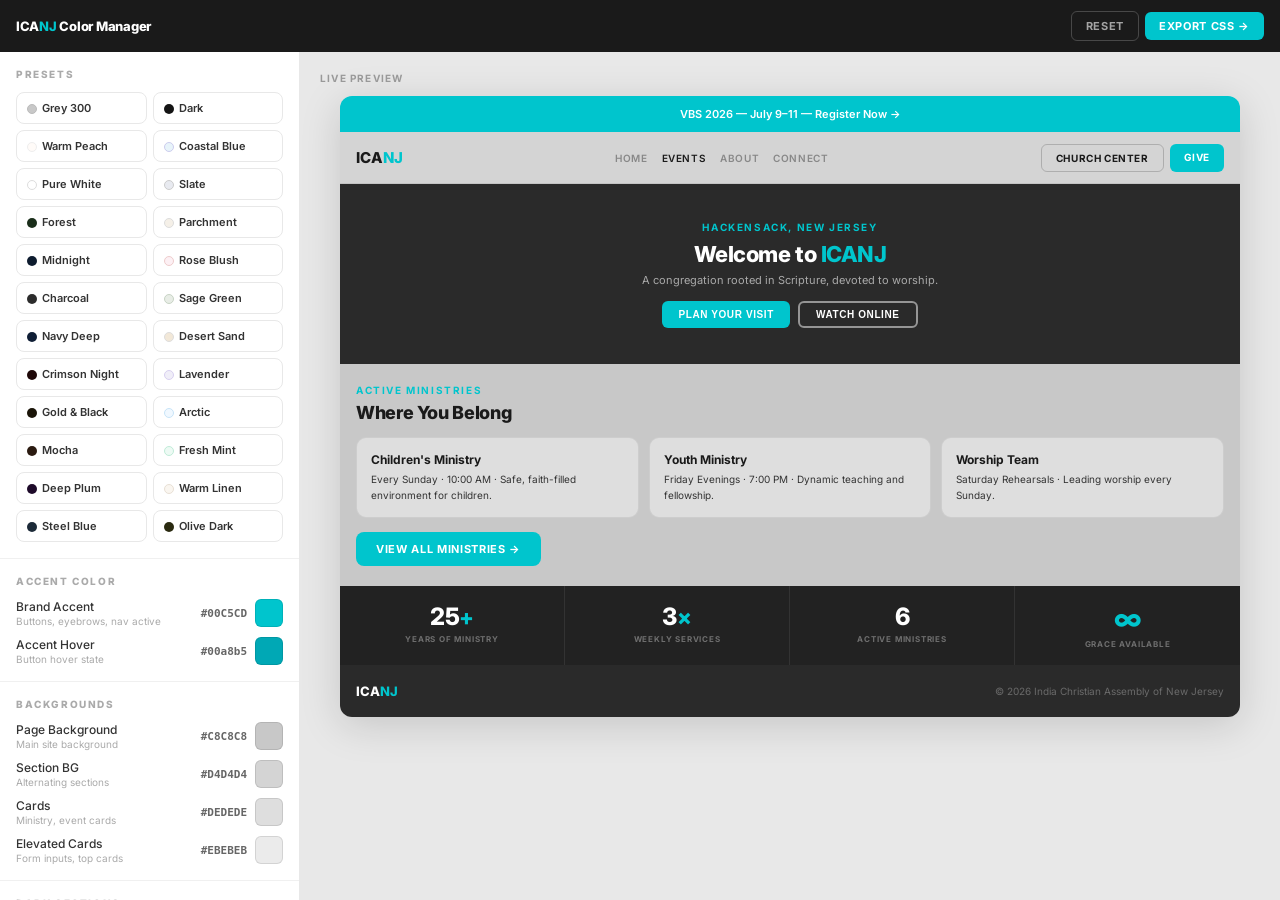
<file: color_manager.html>
<!DOCTYPE html>
<html lang="en">
<head>
<meta charset="UTF-8"/>
<meta name="viewport" content="width=device-width,initial-scale=1.0"/>
<title>ICANJ Color Manager</title>
<style>
@import url('https://fonts.googleapis.com/css2?family=Inter:wght@300;400;500;600;700;800&display=swap');
*{box-sizing:border-box;margin:0;padding:0;}
body{font-family:'Inter',sans-serif;background:#f0f0f0;color:#1a1a1a;height:100dvh;display:flex;flex-direction:column;overflow:hidden;}

/* TOP BAR */
.topbar{background:#1a1a1a;padding:0 16px;height:52px;display:flex;align-items:center;justify-content:space-between;flex-shrink:0;gap:8px;}
.topbar-logo{font-size:13px;font-weight:800;color:#fff;letter-spacing:-0.02em;white-space:nowrap;}
.topbar-logo span{color:#00C5CD;}
.topbar-actions{display:flex;gap:6px;align-items:center;}
.tb-btn{font-family:'Inter',sans-serif;font-size:11px;font-weight:700;letter-spacing:0.06em;text-transform:uppercase;padding:7px 14px;border-radius:6px;cursor:pointer;border:none;transition:all 0.2s;white-space:nowrap;}
.tb-btn-outline{background:transparent;color:rgba(255,255,255,0.6);border:1px solid rgba(255,255,255,0.2);}
.tb-btn-outline:hover{color:#fff;border-color:rgba(255,255,255,0.5);}
.tb-btn-teal{background:#00C5CD;color:#fff;}
.tb-btn-teal:hover{background:#00a8b5;}

/* MOBILE PANEL TOGGLE */
.panel-toggle{display:none;align-items:center;justify-content:center;width:34px;height:34px;background:rgba(255,255,255,0.1);border:1px solid rgba(255,255,255,0.2);border-radius:6px;cursor:pointer;color:#fff;font-size:16px;flex-shrink:0;}
.panel-toggle:hover{background:rgba(255,255,255,0.18);}

/* LAYOUT */
.main{display:flex;flex:1;overflow:hidden;position:relative;}

/* OVERLAY (mobile) */
.panel-overlay{display:none;position:fixed;inset:0;background:rgba(0,0,0,0.4);z-index:49;}
.panel-overlay.open{display:block;}

/* LEFT PANEL */
.left{width:300px;flex-shrink:0;background:#fff;border-right:1px solid #e8e8e8;overflow-y:auto;display:flex;flex-direction:column;transition:transform 0.28s cubic-bezier(.4,0,.2,1);}
.panel-section{padding:16px;border-bottom:1px solid #f0f0f0;}
.panel-section-title{font-size:10px;font-weight:800;letter-spacing:0.16em;text-transform:uppercase;color:#aaa;margin-bottom:12px;}

/* PRESETS */
.presets{display:grid;grid-template-columns:1fr 1fr;gap:6px;}
.preset-btn{padding:8px 10px;border-radius:8px;border:1.5px solid #e8e8e8;cursor:pointer;font-family:'Inter',sans-serif;font-size:11px;font-weight:600;color:#333;background:#fff;transition:all 0.2s;text-align:left;}
.preset-btn:hover{border-color:#00C5CD;color:#00C5CD;}
.preset-btn.active{border-color:#00C5CD;background:#e6fafb;color:#00a8b5;}
.preset-dot{display:inline-block;width:10px;height:10px;border-radius:50%;margin-right:5px;vertical-align:middle;}

/* COLOR ROWS */
.color-row{display:flex;align-items:center;justify-content:space-between;margin-bottom:10px;}
.color-row:last-child{margin-bottom:0;}
.color-label{font-size:12px;font-weight:500;color:#333;flex:1;}
.color-desc{font-size:10px;color:#aaa;margin-top:1px;}
.color-right{display:flex;align-items:center;gap:8px;}
.color-hex{font-size:11px;font-weight:600;color:#666;font-family:monospace;width:64px;text-align:right;}
.color-swatch{width:28px;height:28px;border-radius:6px;border:1px solid rgba(0,0,0,0.1);cursor:pointer;position:relative;overflow:hidden;flex-shrink:0;}
.color-swatch input[type=color]{position:absolute;inset:-4px;width:calc(100%+8px);height:calc(100%+8px);opacity:0;cursor:pointer;border:none;padding:0;}

/* PREVIEW PANEL */
.preview{flex:1;overflow:auto;padding:20px;background:#e8e8e8;min-width:0;}
.preview-label{font-size:10px;font-weight:700;letter-spacing:0.12em;text-transform:uppercase;color:#999;margin-bottom:12px;}
.preview-frame{border-radius:12px;overflow:hidden;box-shadow:0 8px 40px rgba(0,0,0,0.15);max-width:900px;margin:0 auto;}

/* PREVIEW SITE */
.pv-announce{height:36px;display:flex;align-items:center;justify-content:center;font-size:11px;font-weight:600;color:#fff;text-align:center;padding:0 12px;}
.pv-header{height:52px;display:flex;align-items:center;justify-content:space-between;padding:0 16px;border-bottom:1px solid rgba(0,0,0,0.08);}
.pv-logo{font-size:15px;font-weight:800;}
.pv-nav{display:flex;gap:14px;}
.pv-nav a{font-size:10px;font-weight:600;text-transform:uppercase;letter-spacing:0.06em;color:#888;}
.pv-nav a.active{color:var(--pv-teal);}
.pv-hero{height:180px;position:relative;display:flex;align-items:center;justify-content:center;overflow:hidden;}
.pv-hero-overlay{position:absolute;inset:0;}
.pv-hero-content{position:relative;z-index:1;text-align:center;padding:0 16px;}
.pv-hero h1{font-size:22px;font-weight:800;color:#fff;letter-spacing:-0.02em;margin-bottom:6px;}
.pv-hero-sub{font-size:11px;color:rgba(255,255,255,0.6);margin-bottom:14px;}
.pv-hero-btns{display:flex;gap:8px;justify-content:center;flex-wrap:wrap;}
.pv-btn-solid{padding:7px 16px;border-radius:6px;font-size:10px;font-weight:700;text-transform:uppercase;letter-spacing:0.06em;color:#fff;border:none;cursor:pointer;}
.pv-btn-outline{padding:6px 16px;border-radius:6px;font-size:10px;font-weight:700;text-transform:uppercase;letter-spacing:0.06em;color:#fff;background:transparent;border:2px solid rgba(255,255,255,0.5);cursor:pointer;}
.pv-section{padding:20px 16px;}
.pv-eyebrow{font-size:10px;font-weight:700;letter-spacing:0.16em;text-transform:uppercase;margin-bottom:6px;}
.pv-section-title{font-size:18px;font-weight:800;letter-spacing:-0.02em;margin-bottom:14px;}
.pv-cards{display:grid;grid-template-columns:repeat(3,1fr);gap:10px;margin-bottom:14px;}
.pv-card{border-radius:10px;padding:14px;border:1px solid rgba(0,0,0,0.08);}
.pv-card-title{font-size:12px;font-weight:700;margin-bottom:4px;}
.pv-card-body{font-size:10px;line-height:1.6;}
.pv-stats{display:grid;grid-template-columns:repeat(4,1fr);}
.pv-stat{padding:16px 10px;text-align:center;border-right:1px solid rgba(255,255,255,0.08);}
.pv-stat:last-child{border-right:none;}
.pv-stat-n{font-size:24px;font-weight:800;color:#fff;letter-spacing:-0.02em;}
.pv-stat-l{font-size:8px;font-weight:700;letter-spacing:0.1em;text-transform:uppercase;color:rgba(255,255,255,0.35);margin-top:3px;}
.pv-footer{padding:18px 16px;display:flex;justify-content:space-between;align-items:center;border-top:3px solid var(--pv-teal);flex-wrap:wrap;gap:8px;}
.pv-footer-logo{font-size:13px;font-weight:800;color:#fff;}
.pv-footer-copy{font-size:10px;color:rgba(255,255,255,0.3);}

/* EXPORT MODAL */
.modal-bg{position:fixed;inset:0;background:rgba(0,0,0,0.6);z-index:999;display:none;align-items:center;justify-content:center;padding:16px;}
.modal-bg.open{display:flex;}
.modal{background:#fff;border-radius:14px;width:100%;max-width:600px;max-height:88vh;overflow:hidden;display:flex;flex-direction:column;}
.modal-header{padding:18px 20px;border-bottom:1px solid #f0f0f0;display:flex;align-items:center;justify-content:space-between;}
.modal-title{font-size:15px;font-weight:800;color:#1a1a1a;}
.modal-close{width:32px;height:32px;border:none;background:#f5f5f5;border-radius:6px;cursor:pointer;font-size:16px;color:#666;flex-shrink:0;}
.modal-body{padding:18px 20px;overflow-y:auto;flex:1;}
.modal-body pre{font-family:monospace;font-size:11px;line-height:1.7;color:#333;background:#f8f8f8;border-radius:8px;padding:14px;white-space:pre-wrap;word-break:break-all;}
.modal-footer{padding:14px 20px;border-top:1px solid #f0f0f0;display:flex;gap:8px;justify-content:flex-end;flex-wrap:wrap;}

/* ── TABLET (≤ 768px): slide-in panel ── */
@media(max-width:768px){
  .panel-toggle{display:flex;}
  .left{
    position:fixed;top:52px;left:0;bottom:0;z-index:50;
    transform:translateX(-100%);
    box-shadow:4px 0 24px rgba(0,0,0,0.18);
  }
  .left.open{transform:translateX(0);}
  .preview{padding:14px;}
  .pv-nav{display:none;}
  .pv-cards{grid-template-columns:1fr 1fr;}
  .pv-stats{grid-template-columns:repeat(2,1fr);}
  .pv-stat:nth-child(2){border-right:none;}
  .pv-stat:nth-child(3){border-top:1px solid rgba(255,255,255,0.08);}
}

/* ── MOBILE (≤ 480px) ── */
@media(max-width:480px){
  .topbar{padding:0 12px;}
  .topbar-logo{font-size:12px;}
  .tb-btn{padding:6px 10px;font-size:10px;}
  .preview{padding:10px;}
  .preview-label{display:none;}
  .pv-hero h1{font-size:17px;}
  .pv-hero-sub{display:none;}
  .pv-cards{grid-template-columns:1fr;}
  .pv-footer-copy{display:none;}
  .modal-footer{justify-content:stretch;}
  .modal-footer .tb-btn{flex:1;text-align:center;}
}
</style>
</head>
<body>

<div class="topbar">
  <div style="display:flex;align-items:center;gap:10px;">
    <div class="panel-toggle" onclick="togglePanel()" id="panelToggle" title="Toggle settings panel">☰</div>
    <div class="topbar-logo">ICA<span>NJ</span> Color Manager</div>
  </div>
  <div class="topbar-actions">
    <button class="tb-btn tb-btn-outline" onclick="resetColors()">Reset</button>
    <button class="tb-btn tb-btn-teal" onclick="openExport()">Export CSS →</button>
  </div>
</div>

<div class="main">
<div class="panel-overlay" id="panelOverlay" onclick="closePanel()"></div>

  <!-- LEFT PANEL -->
  <div class="left">

    <div class="panel-section">
      <div class="panel-section-title">Presets</div>
      <div class="presets">
        <button class="preset-btn" onclick="applyPreset('grey300')"><span class="preset-dot" style="background:#C8C8C8;border:1px solid #bbb;"></span>Grey 300</button>
        <button class="preset-btn" onclick="applyPreset('dark')"><span class="preset-dot" style="background:#141414;"></span>Dark</button>
        <button class="preset-btn" onclick="applyPreset('peach')"><span class="preset-dot" style="background:#fffbf8;border:1px solid #eee;"></span>Warm Peach</button>
        <button class="preset-btn" onclick="applyPreset('coastal')"><span class="preset-dot" style="background:#e8f4fa;border:1px solid #cce;"></span>Coastal Blue</button>
        <button class="preset-btn" onclick="applyPreset('white')"><span class="preset-dot" style="background:#ffffff;border:1px solid #ddd;"></span>Pure White</button>
        <button class="preset-btn" onclick="applyPreset('slate')"><span class="preset-dot" style="background:#e8eaf0;border:1px solid #ccc;"></span>Slate</button>
        <button class="preset-btn" onclick="applyPreset('forest')"><span class="preset-dot" style="background:#1a2e1a;"></span>Forest</button>
        <button class="preset-btn" onclick="applyPreset('parchment')"><span class="preset-dot" style="background:#f5f0e8;border:1px solid #ddd;"></span>Parchment</button>
        <button class="preset-btn" onclick="applyPreset('midnight')"><span class="preset-dot" style="background:#0d1b2e;"></span>Midnight</button>
        <button class="preset-btn" onclick="applyPreset('rose')"><span class="preset-dot" style="background:#fdf0f4;border:1px solid #ecc;"></span>Rose Blush</button>
        <button class="preset-btn" onclick="applyPreset('charcoal')"><span class="preset-dot" style="background:#2c2c2c;"></span>Charcoal</button>
        <button class="preset-btn" onclick="applyPreset('sage')"><span class="preset-dot" style="background:#e8ede6;border:1px solid #c8d4c5;"></span>Sage Green</button>
        <button class="preset-btn" onclick="applyPreset('navy')"><span class="preset-dot" style="background:#0f1e35;"></span>Navy Deep</button>
        <button class="preset-btn" onclick="applyPreset('sand')"><span class="preset-dot" style="background:#f2e8d8;border:1px solid #ddd;"></span>Desert Sand</button>
        <button class="preset-btn" onclick="applyPreset('crimson')"><span class="preset-dot" style="background:#1e0808;"></span>Crimson Night</button>
        <button class="preset-btn" onclick="applyPreset('lavender')"><span class="preset-dot" style="background:#f0eef8;border:1px solid #d8d0f0;"></span>Lavender</button>
        <button class="preset-btn" onclick="applyPreset('gold')"><span class="preset-dot" style="background:#1a1408;"></span>Gold &amp; Black</button>
        <button class="preset-btn" onclick="applyPreset('arctic')"><span class="preset-dot" style="background:#f0f8ff;border:1px solid #c8e4f8;"></span>Arctic</button>
        <button class="preset-btn" onclick="applyPreset('mocha')"><span class="preset-dot" style="background:#2a1a10;"></span>Mocha</button>
        <button class="preset-btn" onclick="applyPreset('mint')"><span class="preset-dot" style="background:#edfaf4;border:1px solid #c0ecd8;"></span>Fresh Mint</button>
        <button class="preset-btn" onclick="applyPreset('plum')"><span class="preset-dot" style="background:#1e0a2a;"></span>Deep Plum</button>
        <button class="preset-btn" onclick="applyPreset('linen')"><span class="preset-dot" style="background:#faf6f0;border:1px solid #e8e0d5;"></span>Warm Linen</button>
        <button class="preset-btn" onclick="applyPreset('steel')"><span class="preset-dot" style="background:#1c2a38;"></span>Steel Blue</button>
        <button class="preset-btn" onclick="applyPreset('olive')"><span class="preset-dot" style="background:#2a2a10;"></span>Olive Dark</button>
      </div>
    </div>

    <div class="panel-section">
      <div class="panel-section-title">Accent Color</div>
      <div class="color-row">
        <div><div class="color-label">Brand Accent</div><div class="color-desc">Buttons, eyebrows, nav active</div></div>
        <div class="color-right">
          <div class="color-hex" id="hex-teal">#00C5CD</div>
          <div class="color-swatch" id="sw-teal"><input type="color" value="#00C5CD" oninput="updateColor('teal',this.value)"/></div>
        </div>
      </div>
      <div class="color-row">
        <div><div class="color-label">Accent Hover</div><div class="color-desc">Button hover state</div></div>
        <div class="color-right">
          <div class="color-hex" id="hex-teal-dark">#00a8b5</div>
          <div class="color-swatch" id="sw-teal-dark"><input type="color" value="#00a8b5" oninput="updateColor('teal-dark',this.value)"/></div>
        </div>
      </div>
    </div>

    <div class="panel-section">
      <div class="panel-section-title">Backgrounds</div>
      <div class="color-row">
        <div><div class="color-label">Page Background</div><div class="color-desc">Main site background</div></div>
        <div class="color-right">
          <div class="color-hex" id="hex-bg">#C8C8C8</div>
          <div class="color-swatch" id="sw-bg"><input type="color" value="#C8C8C8" oninput="updateColor('bg',this.value)"/></div>
        </div>
      </div>
      <div class="color-row">
        <div><div class="color-label">Section BG</div><div class="color-desc">Alternating sections</div></div>
        <div class="color-right">
          <div class="color-hex" id="hex-bg-soft">#D4D4D4</div>
          <div class="color-swatch" id="sw-bg-soft"><input type="color" value="#D4D4D4" oninput="updateColor('bg-soft',this.value)"/></div>
        </div>
      </div>
      <div class="color-row">
        <div><div class="color-label">Cards</div><div class="color-desc">Ministry, event cards</div></div>
        <div class="color-right">
          <div class="color-hex" id="hex-bg-card">#DEDEDE</div>
          <div class="color-swatch" id="sw-bg-card"><input type="color" value="#DEDEDE" oninput="updateColor('bg-card',this.value)"/></div>
        </div>
      </div>
      <div class="color-row">
        <div><div class="color-label">Elevated Cards</div><div class="color-desc">Form inputs, top cards</div></div>
        <div class="color-right">
          <div class="color-hex" id="hex-bg-white">#EBEBEB</div>
          <div class="color-swatch" id="sw-bg-white"><input type="color" value="#EBEBEB" oninput="updateColor('bg-white',this.value)"/></div>
        </div>
      </div>
    </div>

    <div class="panel-section">
      <div class="panel-section-title">Dark Sections</div>
      <div class="color-row">
        <div><div class="color-label">Hero / Masthead</div><div class="color-desc">Page headers, stats band</div></div>
        <div class="color-right">
          <div class="color-hex" id="hex-dark">#2a2a2a</div>
          <div class="color-swatch" id="sw-dark"><input type="color" value="#2a2a2a" oninput="updateColor('dark',this.value)"/></div>
        </div>
      </div>
      <div class="color-row">
        <div><div class="color-label">Footer / Verse Band</div><div class="color-desc">Footer background</div></div>
        <div class="color-right">
          <div class="color-hex" id="hex-dark2">#222222</div>
          <div class="color-swatch" id="sw-dark2"><input type="color" value="#222222" oninput="updateColor('dark2',this.value)"/></div>
        </div>
      </div>
    </div>

    <div class="panel-section">
      <div class="panel-section-title">Text Colors</div>
      <div class="color-row">
        <div><div class="color-label">Headings</div></div>
        <div class="color-right">
          <div class="color-hex" id="hex-ink">#1a1a1a</div>
          <div class="color-swatch" id="sw-ink"><input type="color" value="#1a1a1a" oninput="updateColor('ink',this.value)"/></div>
        </div>
      </div>
      <div class="color-row">
        <div><div class="color-label">Body Text</div></div>
        <div class="color-right">
          <div class="color-hex" id="hex-body">#333333</div>
          <div class="color-swatch" id="sw-body"><input type="color" value="#333333" oninput="updateColor('body',this.value)"/></div>
        </div>
      </div>
      <div class="color-row">
        <div><div class="color-label">Muted Text</div></div>
        <div class="color-right">
          <div class="color-hex" id="hex-muted">#666666</div>
          <div class="color-swatch" id="sw-muted"><input type="color" value="#666666" oninput="updateColor('muted',this.value)"/></div>
        </div>
      </div>
    </div>

  </div>

  <!-- PREVIEW PANEL -->
  <div class="preview">
    <div class="preview-label">Live Preview</div>
    <div class="preview-frame" id="previewFrame">

      <div class="pv-announce" id="pv-announce">VBS 2026 — July 9–11 — Register Now →</div>

      <div class="pv-header" id="pv-header">
        <div class="pv-logo" id="pv-logo">ICA<span id="pv-logo-span">NJ</span></div>
        <div class="pv-nav">
          <a>Home</a><a class="active">Events</a><a>About</a><a>Connect</a>
        </div>
        <div style="display:flex;gap:6px;">
          <div id="pv-cc-btn" style="padding:7px 14px;border-radius:6px;font-size:10px;font-weight:700;letter-spacing:0.06em;text-transform:uppercase;border:1.5px solid rgba(0,0,0,0.18);color:#333;">Church Center</div>
          <div id="pv-give-btn" style="padding:7px 14px;border-radius:6px;font-size:10px;font-weight:700;letter-spacing:0.06em;text-transform:uppercase;color:#fff;">Give</div>
        </div>
      </div>

      <div class="pv-hero" id="pv-hero">
        <div class="pv-hero-overlay" id="pv-hero-overlay"></div>
        <div class="pv-hero-content">
          <div id="pv-eyebrow" style="font-size:10px;font-weight:700;letter-spacing:0.16em;text-transform:uppercase;margin-bottom:8px;">Hackensack, New Jersey</div>
          <h1 class="pv-hero-h1">Welcome to <span id="pv-hero-span">ICANJ</span></h1>
          <div class="pv-hero-sub">A congregation rooted in Scripture, devoted to worship.</div>
          <div class="pv-hero-btns">
            <button class="pv-btn-solid" id="pv-solid-btn">Plan Your Visit</button>
            <button class="pv-btn-outline">Watch Online</button>
          </div>
        </div>
      </div>

      <div class="pv-section" id="pv-main-section">
        <div class="pv-eyebrow" id="pv-section-eyebrow">Active Ministries</div>
        <div class="pv-section-title" id="pv-section-title">Where You Belong</div>
        <div class="pv-cards">
          <div class="pv-card" id="pv-card-1">
            <div class="pv-card-title" id="pv-card-title-1">Children's Ministry</div>
            <div class="pv-card-body" id="pv-card-body-1">Every Sunday · 10:00 AM · Safe, faith-filled environment for children.</div>
          </div>
          <div class="pv-card" id="pv-card-2">
            <div class="pv-card-title" id="pv-card-title-2">Youth Ministry</div>
            <div class="pv-card-body" id="pv-card-body-2">Friday Evenings · 7:00 PM · Dynamic teaching and fellowship.</div>
          </div>
          <div class="pv-card" id="pv-card-3">
            <div class="pv-card-title" id="pv-card-title-3">Worship Team</div>
            <div class="pv-card-body" id="pv-card-body-3">Saturday Rehearsals · Leading worship every Sunday.</div>
          </div>
        </div>
        <div id="pv-section-btn" style="display:inline-flex;align-items:center;gap:6px;padding:10px 20px;border-radius:8px;font-size:11px;font-weight:700;text-transform:uppercase;letter-spacing:0.06em;color:#fff;cursor:pointer;">View All Ministries →</div>
      </div>

      <div id="pv-stats" style="display:grid;grid-template-columns:repeat(4,1fr);">
        <div class="pv-stat"><div class="pv-stat-n">25<span id="pv-stat-accent-1" style="font-size:22px;">+</span></div><div class="pv-stat-l">Years of Ministry</div></div>
        <div class="pv-stat"><div class="pv-stat-n">3<span id="pv-stat-accent-2" style="font-size:22px;">×</span></div><div class="pv-stat-l">Weekly Services</div></div>
        <div class="pv-stat"><div class="pv-stat-n">6</div><div class="pv-stat-l">Active Ministries</div></div>
        <div class="pv-stat"><div class="pv-stat-n" id="pv-stat-accent-3" style="font-size:28px;font-weight:800;">∞</div><div class="pv-stat-l">Grace Available</div></div>
      </div>

      <div class="pv-footer" id="pv-footer">
        <div class="pv-footer-logo">ICA<span id="pv-footer-span">NJ</span></div>
        <div class="pv-footer-copy">© 2026 India Christian Assembly of New Jersey</div>
      </div>

    </div>
  </div>
</div>

<!-- EXPORT MODAL -->
<div class="modal-bg" id="exportModal">
  <div class="modal">
    <div class="modal-header">
      <div class="modal-title">Export — style.css variables</div>
      <button class="modal-close" onclick="closeExport()">✕</button>
    </div>
    <div class="modal-body">
      <p style="font-size:13px;color:#666;margin-bottom:12px;">Copy the <code style="background:#f0f0f0;padding:2px 6px;border-radius:4px;font-size:12px;">:root</code> block below and paste it at the top of your <code style="background:#f0f0f0;padding:2px 6px;border-radius:4px;font-size:12px;">style.css</code> replacing the existing one.</p>
      <pre id="exportCode"></pre>
    </div>
    <div class="modal-footer">
      <button class="tb-btn tb-btn-outline" style="color:#333;border-color:#ddd;" onclick="closeExport()">Close</button>
      <button class="tb-btn tb-btn-teal" onclick="copyCSS()">Copy to Clipboard</button>
    </div>
  </div>
</div>

<script>
const colors = {
  teal:      '#00C5CD',
  'teal-dark': '#00a8b5',
  bg:        '#C8C8C8',
  'bg-soft': '#D4D4D4',
  'bg-card': '#DEDEDE',
  'bg-white':'#EBEBEB',
  dark:      '#2a2a2a',
  dark2:     '#222222',
  ink:       '#1a1a1a',
  body:      '#333333',
  muted:     '#666666'
};

const presets = {
  grey300: { teal:'#00C5CD','teal-dark':'#00a8b5', bg:'#C8C8C8','bg-soft':'#D4D4D4','bg-card':'#DEDEDE','bg-white':'#EBEBEB', dark:'#2a2a2a',dark2:'#222222', ink:'#1a1a1a',body:'#333333',muted:'#666666' },
  dark:    { teal:'#00C5CD','teal-dark':'#00a8b5', bg:'#141414','bg-soft':'#1c1c1c','bg-card':'#222222','bg-white':'#2a2a2a', dark:'#0d0d0d',dark2:'#111111', ink:'#f0f0f0',body:'#a0a0a0',muted:'#666666' },
  peach:   { teal:'#00C5CD','teal-dark':'#00a8b5', bg:'#fffbf8','bg-soft':'#fef0e6','bg-card':'#fde4d2','bg-white':'#fff5ee', dark:'#1a3d5c',dark2:'#12293d', ink:'#2a1a10',body:'#5a4535',muted:'#9a8070' },
  coastal: { teal:'#00C5CD','teal-dark':'#00a8b5', bg:'#e8f4fa','bg-soft':'#cce8f4','bg-card':'#b8ddf0','bg-white':'#f5fbff', dark:'#0a4a6b',dark2:'#082d42', ink:'#082d42',body:'#2d5a72',muted:'#6a9cb4' },
  white:   { teal:'#00C5CD','teal-dark':'#00a8b5', bg:'#ffffff','bg-soft':'#f4f4f4','bg-card':'#f9f9f9','bg-white':'#ffffff', dark:'#1a1a1a',dark2:'#111111', ink:'#1a1a1a',body:'#444444',muted:'#888888' },
  slate:   { teal:'#00C5CD','teal-dark':'#00a8b5', bg:'#e8eaf0','bg-soft':'#dde0ea','bg-card':'#d2d5e0','bg-white':'#eef0f5', dark:'#1e2130',dark2:'#161824', ink:'#1e2130',body:'#3d4060',muted:'#7880a0' },
  forest:  { teal:'#4caf7d','teal-dark':'#3d9268', bg:'#1a2e1a','bg-soft':'#1f3820','bg-card':'#243f25','bg-white':'#2a4a2b', dark:'#111c11',dark2:'#0d160d', ink:'#e8f0e8',body:'#9db89d',muted:'#607860' },
  parchment: { teal:'#8b6c42','teal-dark':'#6e5432', bg:'#f5f0e8','bg-soft':'#ede5d8','bg-card':'#e4d9c8','bg-white':'#faf7f2', dark:'#2c1f0e',dark2:'#1e1508', ink:'#1e1508',body:'#4a3520',muted:'#8a7060' },
  midnight: { teal:'#6c9eff','teal-dark':'#4f82f0', bg:'#0d1b2e','bg-soft':'#122035','bg-card':'#162540','bg-white':'#1a2d4d', dark:'#08101e',dark2:'#060c16', ink:'#e8eef8',body:'#8aa0c0',muted:'#4a6080' },
  rose:    { teal:'#c4527e','teal-dark':'#a83d68', bg:'#fdf0f4','bg-soft':'#fae0ea','bg-card':'#f5cfe0','bg-white':'#fff5f8', dark:'#2e0f1c',dark2:'#1e0912', ink:'#2e0f1c',body:'#6a3048',muted:'#b08090' },
  charcoal:{ teal:'#00C5CD','teal-dark':'#00a8b5', bg:'#2c2c2c','bg-soft':'#333333','bg-card':'#3a3a3a','bg-white':'#444444', dark:'#1a1a1a',dark2:'#141414', ink:'#f5f5f5',body:'#c0c0c0',muted:'#808080' },
  sage:    { teal:'#5a8a5e','teal-dark':'#476e4b', bg:'#e8ede6','bg-soft':'#dce4da','bg-card':'#cfdbcc','bg-white':'#f3f6f2', dark:'#1e2e1f',dark2:'#161e17', ink:'#1e2e1f',body:'#3a5040',muted:'#708070' },
  navy:    { teal:'#4db8d4','teal-dark':'#3a9ab5', bg:'#0f1e35','bg-soft':'#152540','bg-card':'#1a2d4e','bg-white':'#20365e', dark:'#08121f',dark2:'#050c15', ink:'#dce8f8',body:'#8aaac8',muted:'#445a78' },
  sand:    { teal:'#c87d3e','teal-dark':'#a66430', bg:'#f2e8d8','bg-soft':'#ead8c0','bg-card':'#e0c8a8','bg-white':'#f8f2e8', dark:'#2e1e08',dark2:'#1e1205', ink:'#2e1e08',body:'#5a4020',muted:'#9a7850' },
  crimson: { teal:'#e05555','teal-dark':'#c03a3a', bg:'#1e0808','bg-soft':'#280d0d','bg-card':'#301212','bg-white':'#3a1818', dark:'#130505',dark2:'#0e0303', ink:'#f8e8e8',body:'#d09090',muted:'#805050' },
  lavender:{ teal:'#8060c0','teal-dark':'#6848a8', bg:'#f0eef8','bg-soft':'#e4e0f4','bg-card':'#d8d2ee','bg-white':'#f8f6ff', dark:'#1e1630',dark2:'#140e22', ink:'#1e1630',body:'#4a3870',muted:'#9080b8' },
  gold:    { teal:'#d4a930','teal-dark':'#b88e20', bg:'#1a1408','bg-soft':'#221c0c','bg-card':'#2a2210','bg-white':'#342c18', dark:'#0e0c04',dark2:'#080602', ink:'#f8f0d8',body:'#c8aa70',muted:'#806840' },
  arctic:  { teal:'#2090c8','teal-dark':'#1878aa', bg:'#f0f8ff','bg-soft':'#e0f0fc','bg-card':'#cde6fa','bg-white':'#f8fcff', dark:'#083050',dark2:'#051e35', ink:'#051e35',body:'#2a5878',muted:'#6898b8' },
  mocha:   { teal:'#c8865a','teal-dark':'#a86840', bg:'#2a1a10','bg-soft':'#351f14','bg-card':'#40261a','bg-white':'#4e3020', dark:'#180e08',dark2:'#100904', ink:'#f5ece4',body:'#c8a888',muted:'#806050' },
  mint:    { teal:'#28a870','teal-dark':'#1e8858', bg:'#edfaf4','bg-soft':'#d8f4e8','bg-card':'#c2ecda','bg-white':'#f5fdf9', dark:'#0a2e1e',dark2:'#061e14', ink:'#0a2e1e',body:'#2a6048',muted:'#60a080' },
  plum:    { teal:'#b060d0','teal-dark':'#9048b0', bg:'#1e0a2a','bg-soft':'#260e34','bg-card':'#2e1240','bg-white':'#381850', dark:'#130618',dark2:'#0d0410', ink:'#f0e0f8',body:'#c080d8',muted:'#804898' },
  linen:   { teal:'#a0785a','teal-dark':'#885e42', bg:'#faf6f0','bg-soft':'#f2ece2','bg-card':'#e8e0d4','bg-white':'#fff9f4', dark:'#2a1e14',dark2:'#1c140c', ink:'#2a1e14',body:'#5a4838',muted:'#9a8878' },
  steel:   { teal:'#4a9ecf','teal-dark':'#3880ae', bg:'#1c2a38','bg-soft':'#223244','bg-card':'#283c52','bg-white':'#2e4660', dark:'#101820',dark2:'#0a1018', ink:'#dceaf8',body:'#88aac8',muted:'#486480' },
  olive:   { teal:'#a0b030','teal-dark':'#808e24', bg:'#2a2a10','bg-soft':'#323218','bg-card':'#3c3c20','bg-white':'#484828', dark:'#181808',dark2:'#101005', ink:'#f0f0d8',body:'#c0c080',muted:'#808040' },
};

function togglePanel() {
  const left = document.querySelector('.left');
  const overlay = document.getElementById('panelOverlay');
  const isOpen = left.classList.toggle('open');
  overlay.classList.toggle('open', isOpen);
  document.getElementById('panelToggle').textContent = isOpen ? '✕' : '☰';
}

function closePanel() {
  document.querySelector('.left').classList.remove('open');
  document.getElementById('panelOverlay').classList.remove('open');
  document.getElementById('panelToggle').textContent = '☰';
}

function updateColor(key, val) {
  colors[key] = val;
  document.getElementById('hex-' + key.replace('dark2','dark2').replace('bg-','bg-')).textContent = val;
  document.getElementById('sw-' + key.replace('dark2','dark2')).style.background = val;
  renderPreview();
}

function applyPreset(name) {
  const p = presets[name];
  Object.entries(p).forEach(([k,v]) => {
    colors[k] = v;
    const hexEl = document.getElementById('hex-' + k);
    const swEl  = document.getElementById('sw-'  + k);
    if(hexEl) hexEl.textContent = v;
    if(swEl)  { swEl.style.background = v; const inp = swEl.querySelector('input'); if(inp) inp.value = v; }
  });
  document.querySelectorAll('.preset-btn').forEach(b => b.classList.remove('active'));
  event.target.closest('.preset-btn').classList.add('active');
  renderPreview();
  if(window.innerWidth <= 768) closePanel();
}

function renderPreview() {
  const c = colors;
  const isDark = lum(c.bg) < 0.35;
  const isVeryDark = lum(c.bg) < 0.15;

  // Announce bar
  document.getElementById('pv-announce').style.background = c.teal;

  // Header
  const hdr = document.getElementById('pv-header');
  hdr.style.background = c['bg-soft'];
  hdr.style.borderBottomColor = isDark ? 'rgba(255,255,255,0.08)' : 'rgba(0,0,0,0.08)';

  // Logo
  document.getElementById('pv-logo').style.color = c.ink;
  document.getElementById('pv-logo-span').style.color = c.teal;
  document.getElementById('pv-give-btn').style.background = c.teal;
  document.getElementById('pv-cc-btn').style.color = c.ink;

  // Hero
  const hero = document.getElementById('pv-hero');
  hero.style.background = c.dark;
  document.getElementById('pv-hero-overlay').style.background =
    'linear-gradient(135deg,' + hexToRgba(c.dark, 0.85) + ' 0%,' + hexToRgba(c.dark, 0.5) + ' 60%,transparent 100%)';
  document.getElementById('pv-eyebrow').style.color = c.teal;
  document.getElementById('pv-hero-span').style.color = c.teal;
  document.getElementById('pv-solid-btn').style.background = c.teal;

  // Main section
  const ms = document.getElementById('pv-main-section');
  ms.style.background = c.bg;
  document.getElementById('pv-section-eyebrow').style.color = c.teal;
  document.getElementById('pv-section-title').style.color = c.ink;
  document.getElementById('pv-section-btn').style.background = c.teal;

  // Cards
  ['1','2','3'].forEach(n => {
    const card = document.getElementById('pv-card-'+n);
    card.style.background = c['bg-card'];
    card.style.borderColor = isDark ? 'rgba(255,255,255,0.07)' : 'rgba(0,0,0,0.08)';
    document.getElementById('pv-card-title-'+n).style.color = c.ink;
    document.getElementById('pv-card-body-'+n).style.color = c.body;
  });

  // Stats
  const stats = document.getElementById('pv-stats');
  stats.style.background = c.dark2;
  document.getElementById('pv-stat-accent-1').style.color = c.teal;
  document.getElementById('pv-stat-accent-2').style.color = c.teal;
  document.getElementById('pv-stat-accent-3').style.color = c.teal;

  // Footer
  const footer = document.getElementById('pv-footer');
  footer.style.background = c.dark;
  footer.style.borderTopColor = c.teal;
  document.getElementById('pv-footer-span').style.color = c.teal;
}

function lum(hex) {
  const r = parseInt(hex.slice(1,3),16)/255;
  const g = parseInt(hex.slice(3,5),16)/255;
  const b = parseInt(hex.slice(5,7),16)/255;
  return 0.299*r + 0.587*g + 0.114*b;
}

function hexToRgba(hex, alpha) {
  const r = parseInt(hex.slice(1,3),16);
  const g = parseInt(hex.slice(3,5),16);
  const b = parseInt(hex.slice(5,7),16);
  return 'rgba('+r+','+g+','+b+','+alpha+')';
}

function resetColors() {
  applyPreset('grey300');
}

function openExport() {
  const c = colors;
  const code = `:root {\n  /* Accent */\n  --teal:        ${c.teal};\n  --teal-dark:   ${c['teal-dark']};\n  --teal-light:  ${hexToRgba(c.teal, 0.12)};\n\n  /* Backgrounds */\n  --bg:          ${c.bg};\n  --bg-soft:     ${c['bg-soft']};\n  --bg-card:     ${c['bg-card']};\n  --bg-white:    ${c['bg-white']};\n\n  /* Dark sections */\n  --dark:        ${c.dark};\n  --dark-2:      ${c.dark2};\n\n  /* Text */\n  --ink:         ${c.ink};\n  --body:        ${c.body};\n  --muted:       ${c.muted};\n  --border:      rgba(0,0,0,0.1);\n  --border-mid:  rgba(0,0,0,0.18);\n}`;
  document.getElementById('exportCode').textContent = code;
  document.getElementById('exportModal').classList.add('open');
}

function closeExport() {
  document.getElementById('exportModal').classList.remove('open');
}

function copyCSS() {
  navigator.clipboard.writeText(document.getElementById('exportCode').textContent)
    .then(() => {
      const btn = event.target;
      btn.textContent = 'Copied!';
      setTimeout(() => btn.textContent = 'Copy to Clipboard', 2000);
    });
}

// Init swatches background
Object.entries(colors).forEach(([k,v]) => {
  const el = document.getElementById('sw-'+k);
  if(el) el.style.background = v;
});

renderPreview();
</script>
</body>
</html>
</file>
